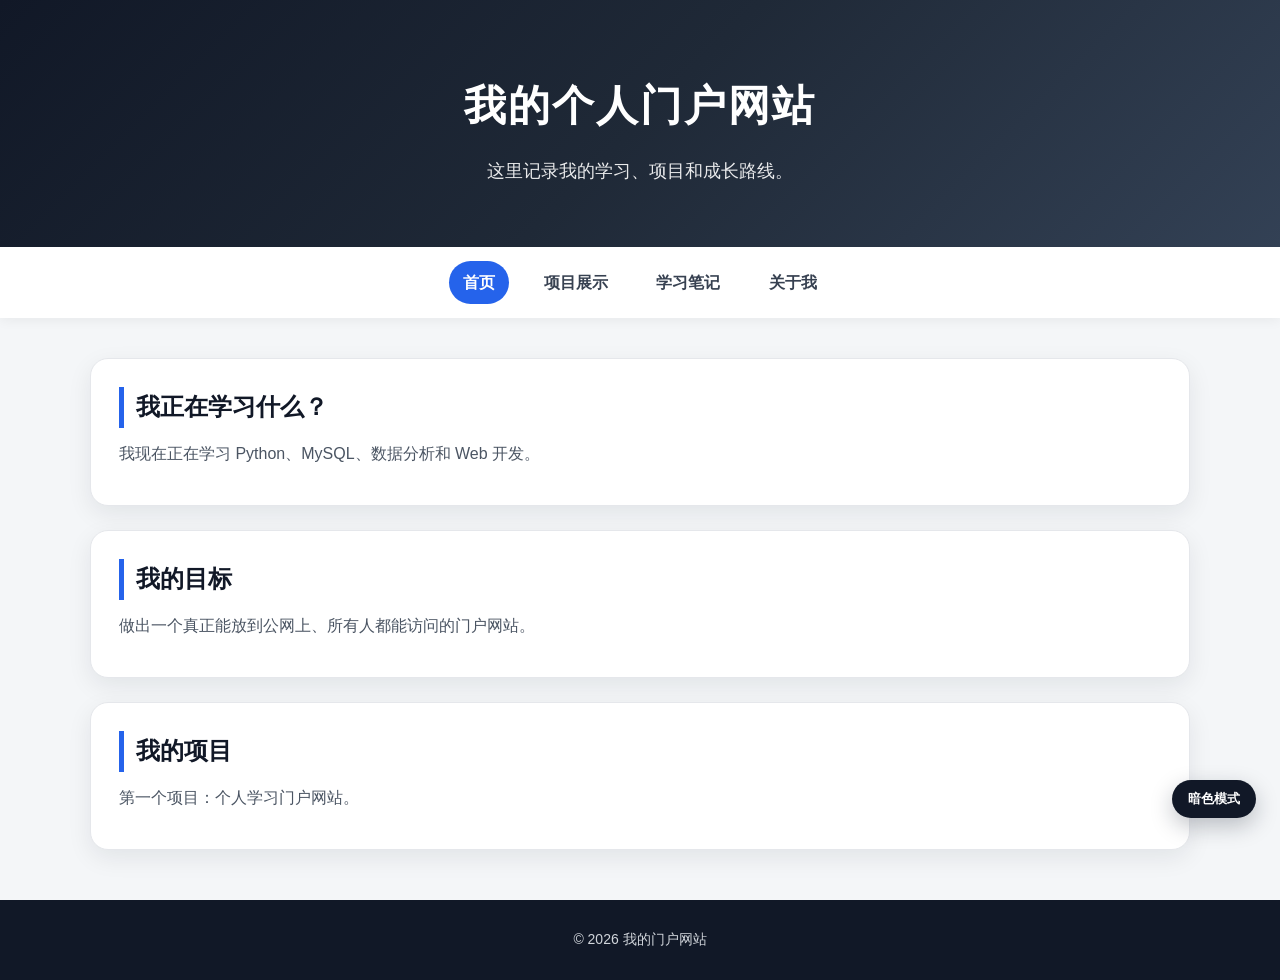
<file: index.html>
<!DOCTYPE html>
<html lang="zh-CN">

<head>
    <meta charset="UTF-8">
    <title>我的门户网站</title>
    <link rel="stylesheet" href="style.css">
</head>

<body>

    <header>
        <h1>我的个人门户网站</h1>
        <p>这里记录我的学习、项目和成长路线。</p>
    </header>

    <nav>
        <a href="index.html">首页</a>
        <a href="projects.html">项目展示</a>
        <a href="notes.html">学习笔记</a>
        <a href="about.html">关于我</a>
    </nav>

    <main>
        <section>
            <h2>我正在学习什么？</h2>
            <p>我现在正在学习 Python、MySQL、数据分析和 Web 开发。</p>
        </section>

        <section>
            <h2>我的目标</h2>
            <p>做出一个真正能放到公网上、所有人都能访问的门户网站。</p>
        </section>

        <section>
            <h2>我的项目</h2>
            <p>第一个项目：个人学习门户网站。</p>
        </section>
    </main>

    <footer>
        <p>© 2026 我的门户网站</p>
    </footer>

    <script src="script.js"></script>
</body>

</html>
</file>
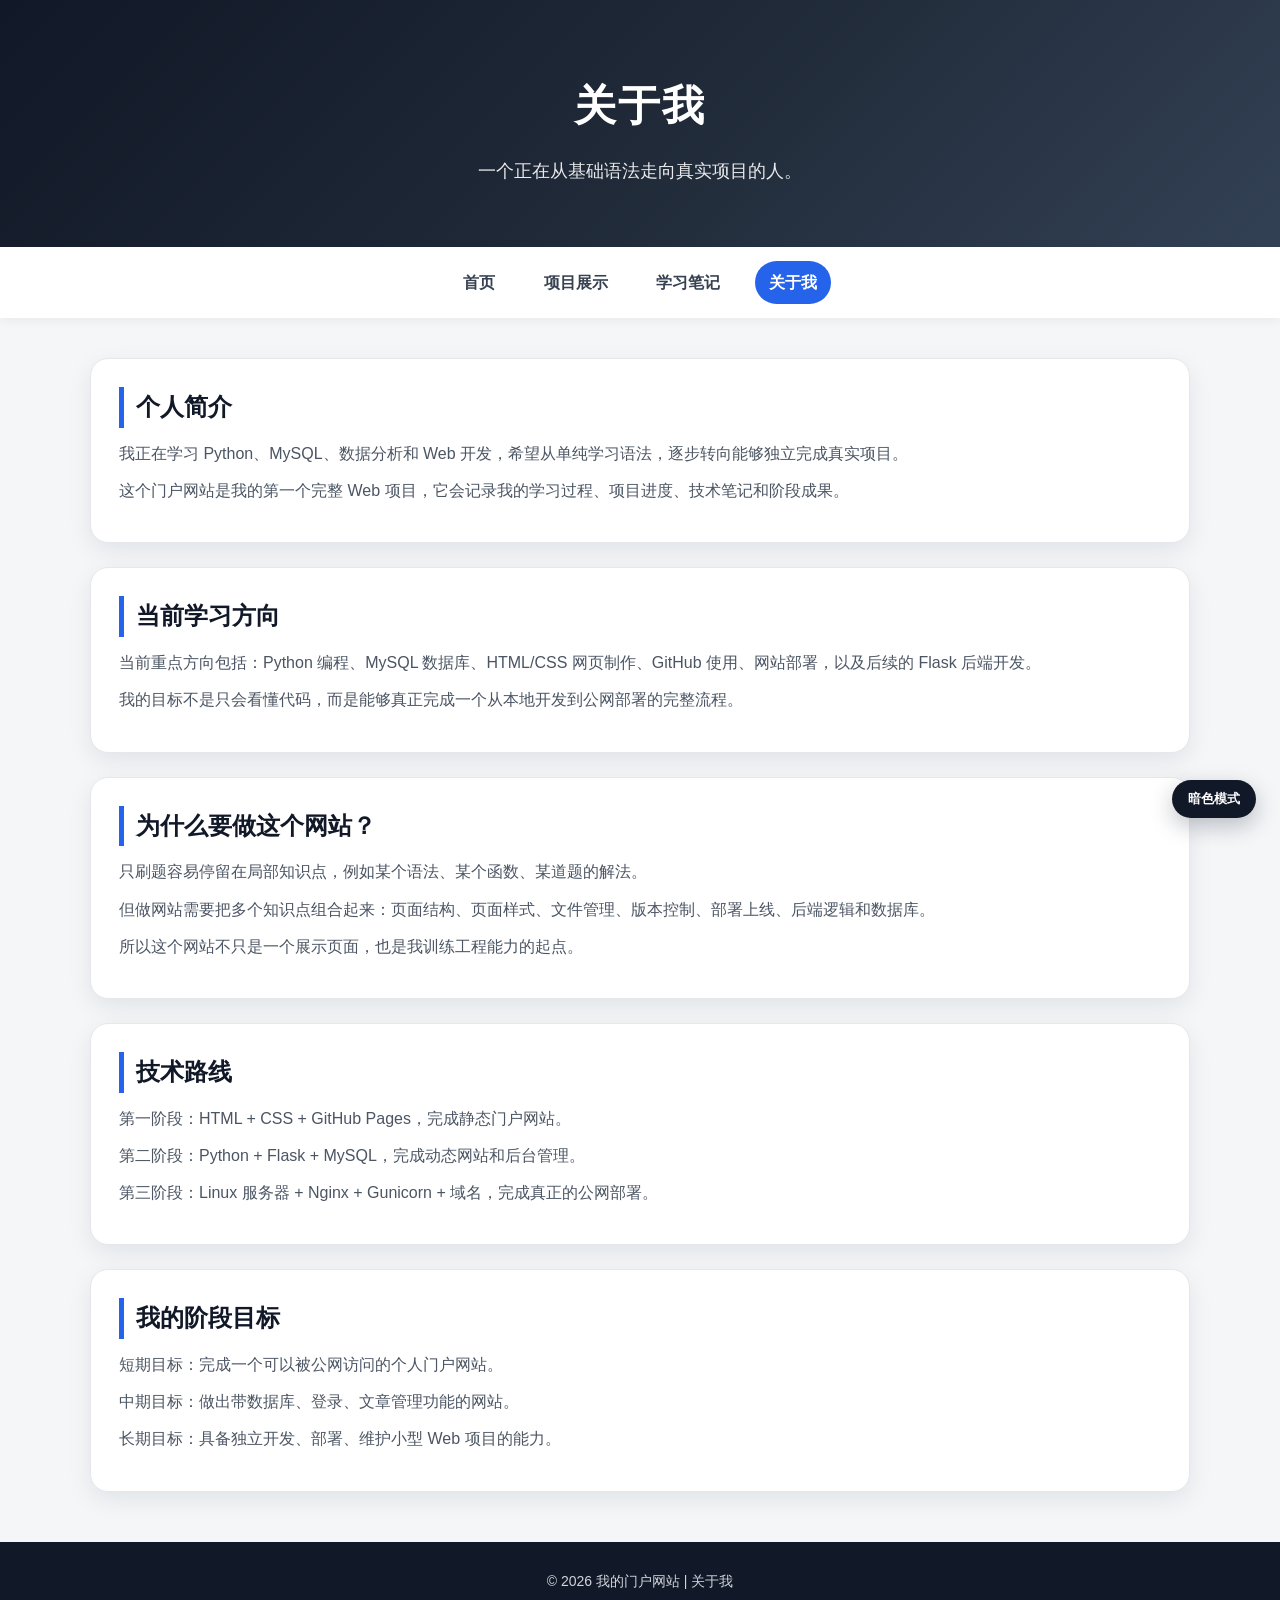
<file: about.html>
<!DOCTYPE html>
<html lang="zh-CN">

<head>
    <meta charset="UTF-8">
    <title>关于我 - 我的门户网站</title>
    <link rel="stylesheet" href="style.css">
</head>

<body>

    <header>
        <h1>关于我</h1>
        <p>一个正在从基础语法走向真实项目的人。</p>
    </header>

    <nav>
        <a href="index.html">首页</a>
        <a href="projects.html">项目展示</a>
        <a href="notes.html">学习笔记</a>
        <a href="about.html">关于我</a>
    </nav>

    <main>
        <section>
            <h2>个人简介</h2>
            <p>
                我正在学习 Python、MySQL、数据分析和 Web 开发，希望从单纯学习语法，逐步转向能够独立完成真实项目。
            </p>
            <p>
                这个门户网站是我的第一个完整 Web 项目，它会记录我的学习过程、项目进度、技术笔记和阶段成果。
            </p>
        </section>

        <section>
            <h2>当前学习方向</h2>
            <p>
                当前重点方向包括：Python 编程、MySQL 数据库、HTML/CSS 网页制作、GitHub 使用、网站部署，以及后续的 Flask 后端开发。
            </p>
            <p>
                我的目标不是只会看懂代码，而是能够真正完成一个从本地开发到公网部署的完整流程。
            </p>
        </section>

        <section>
            <h2>为什么要做这个网站？</h2>
            <p>
                只刷题容易停留在局部知识点，例如某个语法、某个函数、某道题的解法。
            </p>
            <p>
                但做网站需要把多个知识点组合起来：页面结构、页面样式、文件管理、版本控制、部署上线、后端逻辑和数据库。
            </p>
            <p>
                所以这个网站不只是一个展示页面，也是我训练工程能力的起点。
            </p>
        </section>

        <section>
            <h2>技术路线</h2>
            <p>
                第一阶段：HTML + CSS + GitHub Pages，完成静态门户网站。
            </p>
            <p>
                第二阶段：Python + Flask + MySQL，完成动态网站和后台管理。
            </p>
            <p>
                第三阶段：Linux 服务器 + Nginx + Gunicorn + 域名，完成真正的公网部署。
            </p>
        </section>

        <section>
            <h2>我的阶段目标</h2>
            <p>
                短期目标：完成一个可以被公网访问的个人门户网站。
            </p>
            <p>
                中期目标：做出带数据库、登录、文章管理功能的网站。
            </p>
            <p>
                长期目标：具备独立开发、部署、维护小型 Web 项目的能力。
            </p>
        </section>
    </main>

    <footer>
        <p>© 2026 我的门户网站 | 关于我</p>
    </footer>

    <script src="script.js"></script>
</body>

</html>
</file>
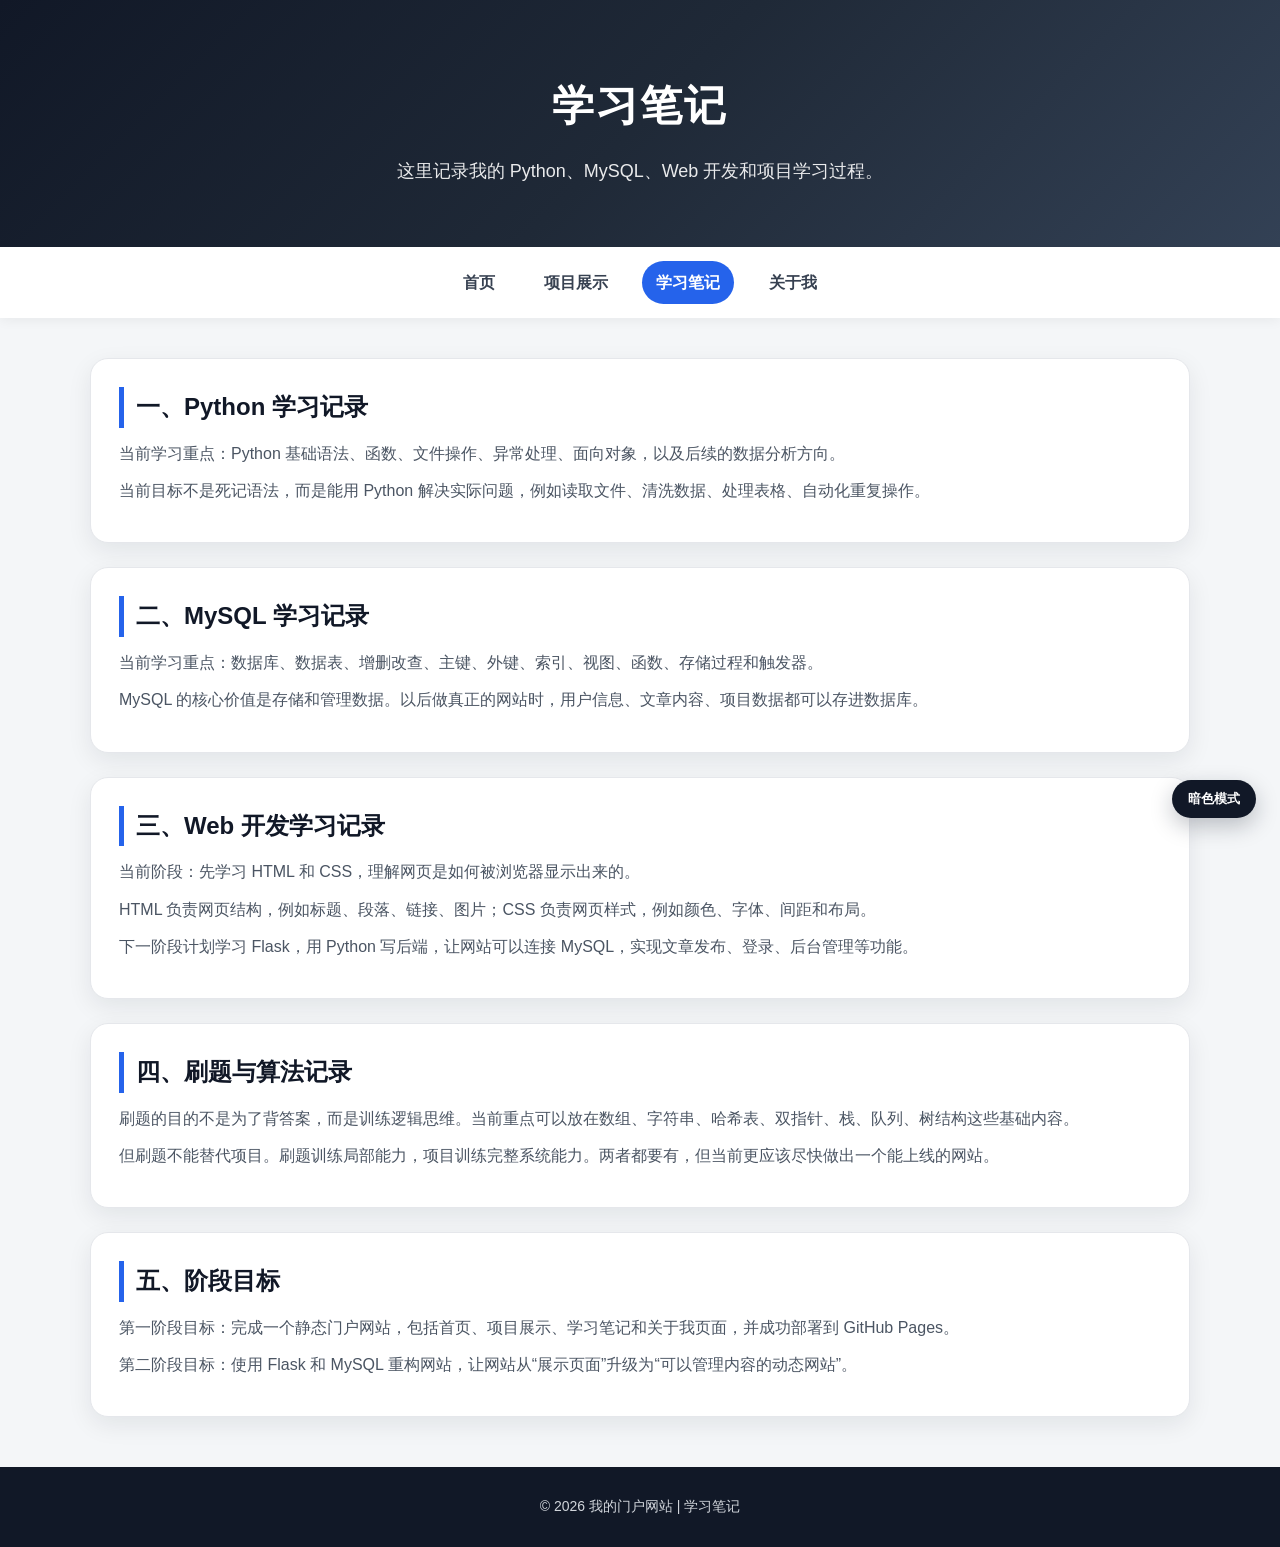
<file: notes.html>
<!DOCTYPE html>
<html lang="zh-CN">

<head>
    <meta charset="UTF-8">
    <title>学习笔记 - 我的门户网站</title>
    <link rel="stylesheet" href="style.css">
</head>

<body>

    <header>
        <h1>学习笔记</h1>
        <p>这里记录我的 Python、MySQL、Web 开发和项目学习过程。</p>
    </header>

    <nav>
        <a href="index.html">首页</a>
        <a href="projects.html">项目展示</a>
        <a href="notes.html">学习笔记</a>
        <a href="about.html">关于我</a>
    </nav>

    <main>
        <section>
            <h2>一、Python 学习记录</h2>
            <p>
                当前学习重点：Python 基础语法、函数、文件操作、异常处理、面向对象，以及后续的数据分析方向。
            </p>
            <p>
                当前目标不是死记语法，而是能用 Python 解决实际问题，例如读取文件、清洗数据、处理表格、自动化重复操作。
            </p>
        </section>

        <section>
            <h2>二、MySQL 学习记录</h2>
            <p>
                当前学习重点：数据库、数据表、增删改查、主键、外键、索引、视图、函数、存储过程和触发器。
            </p>
            <p>
                MySQL 的核心价值是存储和管理数据。以后做真正的网站时，用户信息、文章内容、项目数据都可以存进数据库。
            </p>
        </section>

        <section>
            <h2>三、Web 开发学习记录</h2>
            <p>
                当前阶段：先学习 HTML 和 CSS，理解网页是如何被浏览器显示出来的。
            </p>
            <p>
                HTML 负责网页结构，例如标题、段落、链接、图片；CSS 负责网页样式，例如颜色、字体、间距和布局。
            </p>
            <p>
                下一阶段计划学习 Flask，用 Python 写后端，让网站可以连接 MySQL，实现文章发布、登录、后台管理等功能。
            </p>
        </section>

        <section>
            <h2>四、刷题与算法记录</h2>
            <p>
                刷题的目的不是为了背答案，而是训练逻辑思维。当前重点可以放在数组、字符串、哈希表、双指针、栈、队列、树结构这些基础内容。
            </p>
            <p>
                但刷题不能替代项目。刷题训练局部能力，项目训练完整系统能力。两者都要有，但当前更应该尽快做出一个能上线的网站。
            </p>
        </section>

        <section>
            <h2>五、阶段目标</h2>
            <p>
                第一阶段目标：完成一个静态门户网站，包括首页、项目展示、学习笔记和关于我页面，并成功部署到 GitHub Pages。
            </p>
            <p>
                第二阶段目标：使用 Flask 和 MySQL 重构网站，让网站从“展示页面”升级为“可以管理内容的动态网站”。
            </p>
        </section>
    </main>

    <footer>
        <p>© 2026 我的门户网站 | 学习笔记</p>
    </footer>

    <script src="script.js"></script>
</body>

</html>
</file>
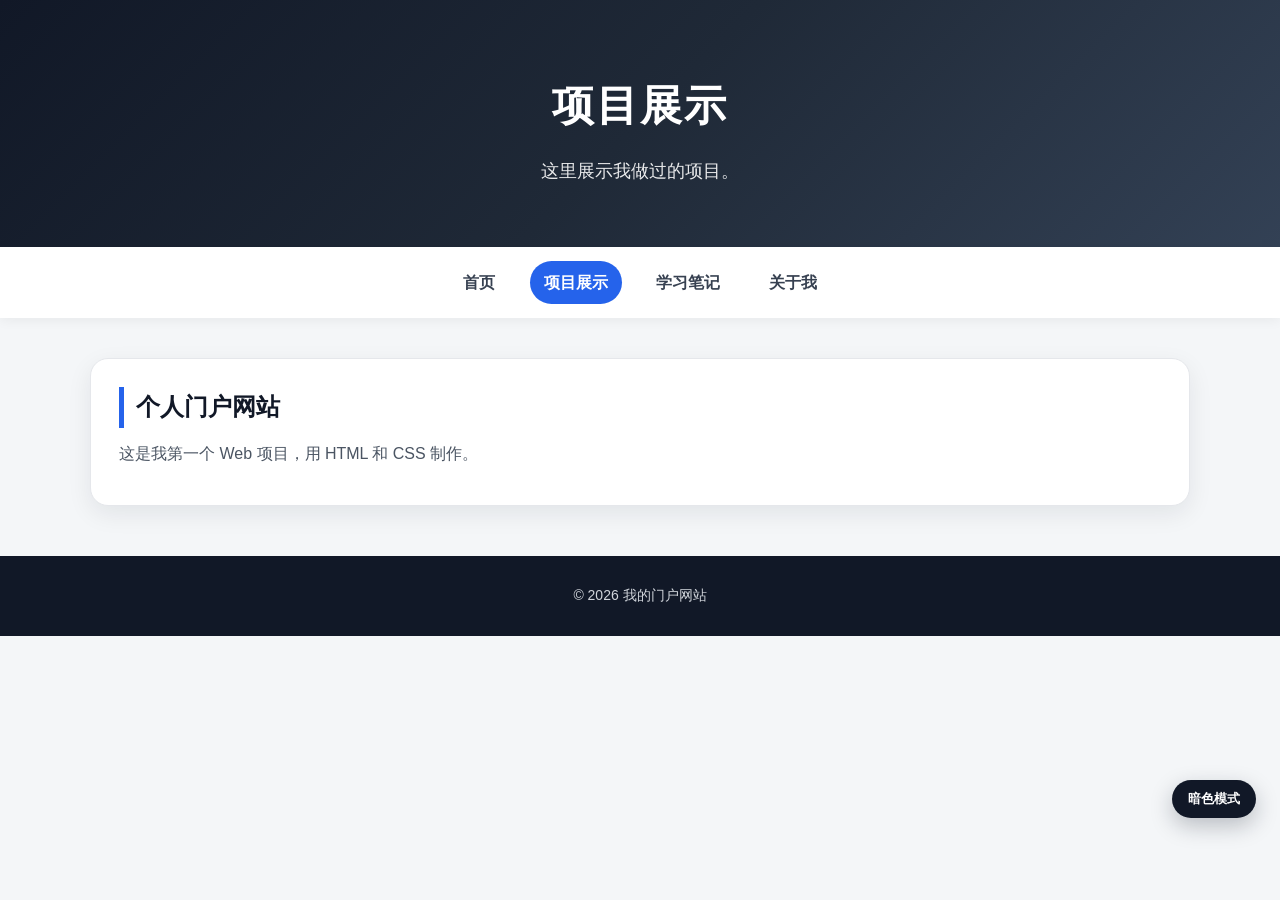
<file: projects.html>
<!DOCTYPE html>
<html lang="zh-CN">

<head>
    <meta charset="UTF-8">
    <title>项目展示</title>
    <link rel="stylesheet" href="style.css">
</head>

<body>

    <header>
        <h1>项目展示</h1>
        <p>这里展示我做过的项目。</p>
    </header>

    <nav>
        <a href="index.html">首页</a>
        <a href="projects.html">项目展示</a>
        <a href="notes.html">学习笔记</a>
        <a href="about.html">关于我</a>
    </nav>

    <main>
        <section>
            <h2>个人门户网站</h2>
            <p>这是我第一个 Web 项目，用 HTML 和 CSS 制作。</p>
        </section>
    </main>

    <footer>
        <p>© 2026 我的门户网站</p>
    </footer>

    <script src="script.js"></script>
</body>

</html>
</file>
<file: style.css>
/* 
    style.css
    作用：控制整个门户网站的视觉效果
    你可以把 CSS 理解成：网页的装修、排版、颜色和布局系统
*/


/* =========================
   1. 全局基础设置
   ========================= */

/* 
   * 代表所有元素
   box-sizing: border-box 的作用：
   让 width 计算时包含 padding 和 border，布局更稳定
*/
* {
    box-sizing: border-box;
}

/* 
   body 是整个网页的主体
   所有页面的默认字体、背景色、文字颜色都从这里开始
*/
body {
    margin: 0;
    font-family: Arial, "Microsoft YaHei", "微软雅黑", sans-serif;
    background: #f4f6f8;
    color: #1f2937;
    line-height: 1.7;
}


/* =========================
   2. 顶部大标题区域 header
   ========================= */

/* 
   header 是页面顶部区域
   这里用了渐变背景，让页面看起来更像正式网站
*/
header {
    background: linear-gradient(135deg, #111827, #1f2937, #334155);
    color: white;
    text-align: center;
    padding: 70px 20px 60px;
}

/* 
   header h1 控制顶部最大的标题
*/
header h1 {
    margin: 0 0 15px;
    font-size: 42px;
    letter-spacing: 2px;
}

/* 
   header p 控制顶部副标题
   opacity 是透明度，0.9 表示稍微淡一点
*/
header p {
    margin: 0;
    font-size: 18px;
    opacity: 0.9;
}


/* =========================
   3. 导航栏 nav
   ========================= */

/* 
   nav 是导航栏
   position: sticky 可以让导航栏在滚动时吸附在顶部
*/
nav {
    position: sticky;
    top: 0;
    z-index: 100;
    background: white;
    text-align: center;
    padding: 14px 10px;
    box-shadow: 0 2px 12px rgba(0, 0, 0, 0.06);
}

/* 
   nav a 控制导航栏里的链接
   例如：首页、项目展示、学习笔记、关于我
*/
nav a {
    display: inline-block;
    color: #374151;
    text-decoration: none;
    margin: 0 8px;
    padding: 8px 14px;
    border-radius: 999px;
    font-weight: 600;
    transition: all 0.2s ease;
}

/* 
   :hover 表示鼠标放上去时的效果
*/
nav a:hover {
    background: #111827;
    color: white;
    transform: translateY(-1px);
}


/* =========================
   4. 主体内容 main
   ========================= */

/* 
   main 是每个页面的主体区域
   max-width 限制最大宽度，让页面不要太宽
*/
main {
    width: 90%;
    max-width: 1100px;
    margin: 40px auto;
}


/* =========================
   5. 内容卡片 section
   ========================= */

/* 
   section 是你页面里一块一块的内容
   这里把每个 section 做成卡片效果
*/
section {
    background: white;
    padding: 28px;
    margin-bottom: 24px;
    border-radius: 18px;
    box-shadow: 0 8px 24px rgba(15, 23, 42, 0.08);
    border: 1px solid #e5e7eb;
    transition: all 0.2s ease;
}

/* 
   section:hover 表示鼠标放到卡片上时的效果
   轻微上浮，让页面更有质感
*/
section:hover {
    transform: translateY(-3px);
    box-shadow: 0 14px 34px rgba(15, 23, 42, 0.12);
}

/* 
   section h2 控制每个卡片的小标题
*/
section h2 {
    margin-top: 0;
    margin-bottom: 12px;
    color: #111827;
    font-size: 24px;
    border-left: 5px solid #2563eb;
    padding-left: 12px;
}

/* 
   section p 控制卡片里的正文段落
*/
section p {
    margin: 10px 0;
    color: #4b5563;
    font-size: 16px;
}


/* =========================
   6. 普通链接样式
   ========================= */

/* 
   这里控制正文里面的链接
   不影响导航栏，因为导航栏有 nav a 单独控制
*/
main a {
    color: #2563eb;
    text-decoration: none;
    font-weight: 600;
}

main a:hover {
    text-decoration: underline;
}


/* =========================
   7. 底部 footer
   ========================= */

/* 
   footer 是网站底部
*/
footer {
    text-align: center;
    padding: 28px 20px;
    background: #111827;
    color: #d1d5db;
    margin-top: 50px;
}

footer p {
    margin: 0;
    font-size: 14px;
}


/* =========================
   8. 响应式布局：适配手机
   ========================= */

/* 
   @media 表示当屏幕宽度小于 768px 时，执行里面的样式
   这就是手机适配
*/
@media (max-width: 768px) {

    header {
        padding: 50px 16px 45px;
    }

    header h1 {
        font-size: 30px;
    }

    header p {
        font-size: 15px;
    }

    nav {
        padding: 10px 6px;
    }

    nav a {
        margin: 4px;
        padding: 7px 10px;
        font-size: 14px;
    }

    main {
        width: 92%;
        margin: 25px auto;
    }

    section {
        padding: 20px;
        border-radius: 14px;
    }

    section h2 {
        font-size: 20px;
    }

    section p {
        font-size: 15px;
    }
}


/* =========================
   9. 更小屏幕适配
   ========================= */

/* 
   当屏幕小于 480px 时，进一步优化
*/
@media (max-width: 480px) {

    header h1 {
        font-size: 26px;
    }

    nav a {
        display: block;
        margin: 6px auto;
        width: 85%;
    }

    section {
        padding: 18px;
    }
}

/* =========================
   10. 当前导航高亮
   ========================= */

/*
   nav a.active 表示当前页面对应的导航链接
   例如在 notes.html 页面，“学习笔记”会高亮
*/
nav a.active {
    background: #2563eb;
    color: white;
}


/* =========================
   11. 返回顶部按钮
   ========================= */

/*
   返回顶部按钮默认隐藏
*/
.back-to-top {
    position: fixed;
    right: 24px;
    bottom: 24px;
    width: 46px;
    height: 46px;
    border: none;
    border-radius: 50%;
    background: #2563eb;
    color: white;
    font-size: 22px;
    font-weight: bold;
    cursor: pointer;
    box-shadow: 0 8px 22px rgba(37, 99, 235, 0.35);
    opacity: 0;
    pointer-events: none;
    transition: all 0.25s ease;
}

/*
   当 JavaScript 给按钮加 show 类时，按钮显示出来
*/
.back-to-top.show {
    opacity: 1;
    pointer-events: auto;
}

/*
   鼠标放上去时，按钮轻微上浮
*/
.back-to-top:hover {
    transform: translateY(-3px);
}


/* =========================
   12. 暗色模式按钮
   ========================= */

/*
   暗色模式切换按钮
*/
.theme-toggle {
    position: fixed;
    right: 24px;
    bottom: 82px;
    border: none;
    border-radius: 999px;
    background: #111827;
    color: white;
    padding: 10px 16px;
    font-weight: 600;
    cursor: pointer;
    box-shadow: 0 8px 22px rgba(17, 24, 39, 0.25);
    transition: all 0.25s ease;
}

.theme-toggle:hover {
    transform: translateY(-2px);
}


/* =========================
   13. 暗色模式整体样式
   ========================= */

/*
   当 body 有 dark-mode 类时，整个网站切换为暗色风格
*/
body.dark-mode {
    background: #0f172a;
    color: #e5e7eb;
}

body.dark-mode nav {
    background: #111827;
}

body.dark-mode nav a {
    color: #d1d5db;
}

body.dark-mode nav a:hover,
body.dark-mode nav a.active {
    background: #2563eb;
    color: white;
}

body.dark-mode section {
    background: #1e293b;
    border-color: #334155;
    box-shadow: 0 8px 24px rgba(0, 0, 0, 0.25);
}

body.dark-mode section h2 {
    color: #f9fafb;
}

body.dark-mode section p {
    color: #cbd5e1;
}

body.dark-mode footer {
    background: #020617;
}

body.dark-mode .theme-toggle {
    background: white;
    color: #111827;
}


/* =========================
   14. 手机端按钮适配
   ========================= */

@media (max-width: 480px) {
    .back-to-top {
        right: 16px;
        bottom: 18px;
        width: 42px;
        height: 42px;
    }

    .theme-toggle {
        right: 16px;
        bottom: 70px;
        padding: 8px 12px;
        font-size: 13px;
    }
}
</file>
